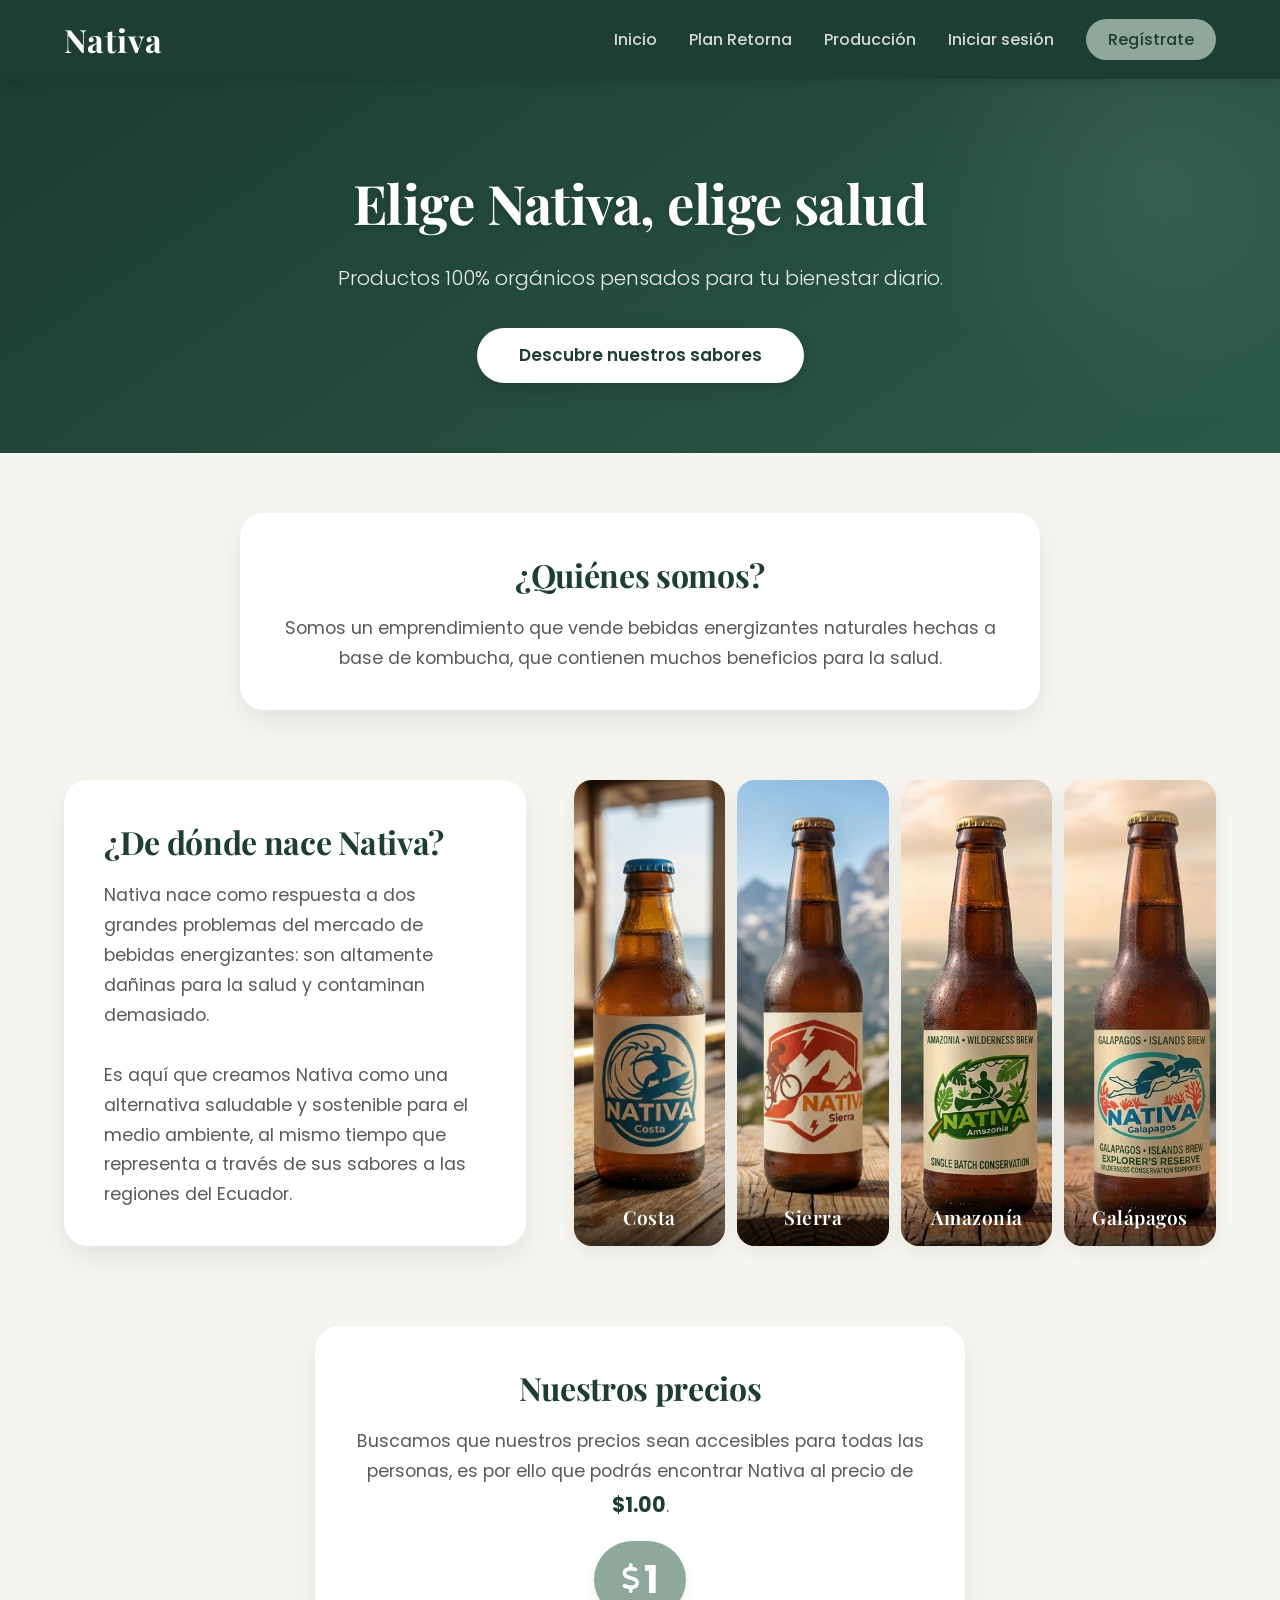
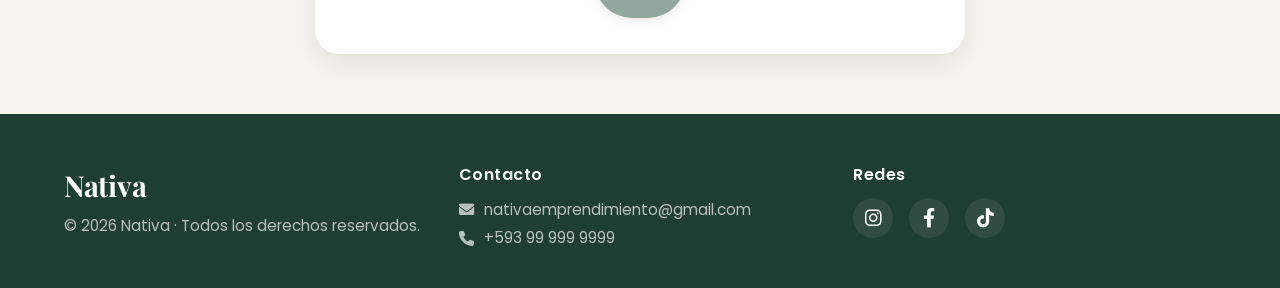
<file: docs/index.html>
<!DOCTYPE html>
<html lang="es">
<head>
  <meta charset="UTF-8" />
  <meta name="viewport" content="width=device-width, initial-scale=1.0"/>
  <title>Nativa · Bebida energética natural</title>

  <link rel="preconnect" href="https://fonts.googleapis.com" />
  <link rel="preconnect" href="https://fonts.gstatic.com" crossorigin />
  <link href="https://fonts.googleapis.com/css2?family=Playfair+Display:ital,wght@0,600;0,700;1,600&family=Poppins:wght@300;400;500;600;700&display=swap" rel="stylesheet" />

  <link rel="stylesheet" href="https://cdnjs.cloudflare.com/ajax/libs/font-awesome/6.0.0-beta3/css/all.min.css" />

  <link rel="stylesheet" href="styles.css" />
</head>
<body>

  <header class="header">
    <div class="container header__inner">
      <h1 class="logo">Nativa</h1>
      <nav class="nav">
        <a href="../Pag-principal-NATIVA/index.html">Inicio</a>
        <a href="../Sobre-nosotros/planretorna.html">Plan Retorna</a>
        <a href="../Sobre-nosotros/Procesos de produccion.html">Producción</a>
        <a href="../Logicas/procesar_login.php">Iniciar sesión</a>
        <a href="../Logicas/procesar_registro.php" class="btn btn--registro">Regístrate</a>
      </nav>
      <button class="nav-toggle" aria-label="Abrir menú">
        <i class="fas fa-bars"></i>
      </button>
    </div>
  </header>

  <section class="hero">
    <div class="container hero__content">
      <h2 class="hero__title">Elige Nativa, elige salud</h2>
      <p class="hero__sub">
        Productos 100% orgánicos pensados para tu bienestar diario.
      </p>
      <a href="#sabores" class="btn btn--hero">Descubre nuestros sabores</a>
    </div>
  </section>

  <section class="quienes">
    <div class="container">
      <div class="card card--centered">
        <h2 class="card__title">¿Quiénes somos?</h2>
        <p class="card__text">
          Somos un emprendimiento que vende bebidas energizantes naturales hechas a base de kombucha,
          que contienen muchos beneficios para la salud.
        </p>
      </div>
    </div>
  </section>

  <section class="origen-galeria" id="sabores">
    <div class="container">
      <div class="row">
        
        <div class="col origen">
          <div class="card card--origen">
            <h2 class="card__title">¿De dónde nace Nativa?</h2>
            <p class="card__text">
              Nativa nace como respuesta a dos grandes problemas del mercado de bebidas energizantes:
              son altamente dañinas para la salud y contaminan demasiado.
              <br /><br />
              Es aquí que creamos Nativa como una alternativa saludable y sostenible para el medio ambiente,
              al mismo tiempo que representa a través de sus sabores a las regiones del Ecuador.
            </p>
          </div>
        </div>

        
        <div class="col galeria-acordeon">
          <div class="acordeon">
            
            <figure class="acordeon__item">
              <img src="../Images/nativa.costa.png" alt="Costa" />
              <figcaption class="acordeon__caption">Costa</figcaption>
            </figure>
            <figure class="acordeon__item">
              <img src="../Images/nativa.sierra.png" alt="Sierra" />
              <figcaption class="acordeon__caption">Sierra</figcaption>
            </figure>
            <figure class="acordeon__item">
              <img src="../Images/nativa.amazonia.png" alt="Amazonía" />
              <figcaption class="acordeon__caption">Amazonía</figcaption>
            </figure>
            <figure class="acordeon__item">
              <img src="../Images/nativa.galapagos.png" alt="Galápagos" />
              <figcaption class="acordeon__caption">Galápagos</figcaption>
            </figure>
          </div>
        </div>
      </div>
    </div>
  </section>

  <section class="precios">
    <div class="container">
      <div class="card card--precios">
        <h2 class="card__title">Nuestros precios</h2>
        <p class="card__text">
          Buscamos que nuestros precios sean accesibles para todas las personas,
          es por ello que podrás encontrar Nativa al precio de <strong>$1.00</strong>.
        </p>
        <div class="precios__icono">
          <i class="fas fa-dollar-sign"></i><span>1</span>
        </div>
      </div>
    </div>
  </section>

  <footer class="footer">
    <div class="container footer__inner">
      <div class="footer__col">
        <h3 class="footer__logo">Nativa</h3>
        <p class="footer__copy">
          &copy; 2026 Nativa · Todos los derechos reservados.
        </p>
      </div>
      <div class="footer__col">
        <h4>Contacto</h4>
        <p><i class="fas fa-envelope"></i>nativaemprendimiento@gmail.com</p>
        <p><i class="fas fa-phone"></i> +593 99 999 9999</p>
      </div>
      <div class="footer__col">
        <h4>Redes</h4>
        <div class="footer__social">
          <a href="#"><i class="fab fa-instagram"></i></a>
          <a href="#"><i class="fab fa-facebook-f"></i></a>
          <a href="#"><i class="fab fa-tiktok"></i></a>
        </div>
      </div>
    </div>
  </footer>

  <script>
    const toggle = document.querySelector('.nav-toggle');
    const nav = document.querySelector('.nav');
    toggle?.addEventListener('click', () => {
      nav.classList.toggle('nav--open');
    });
  </script>
</body>
</html>
</file>
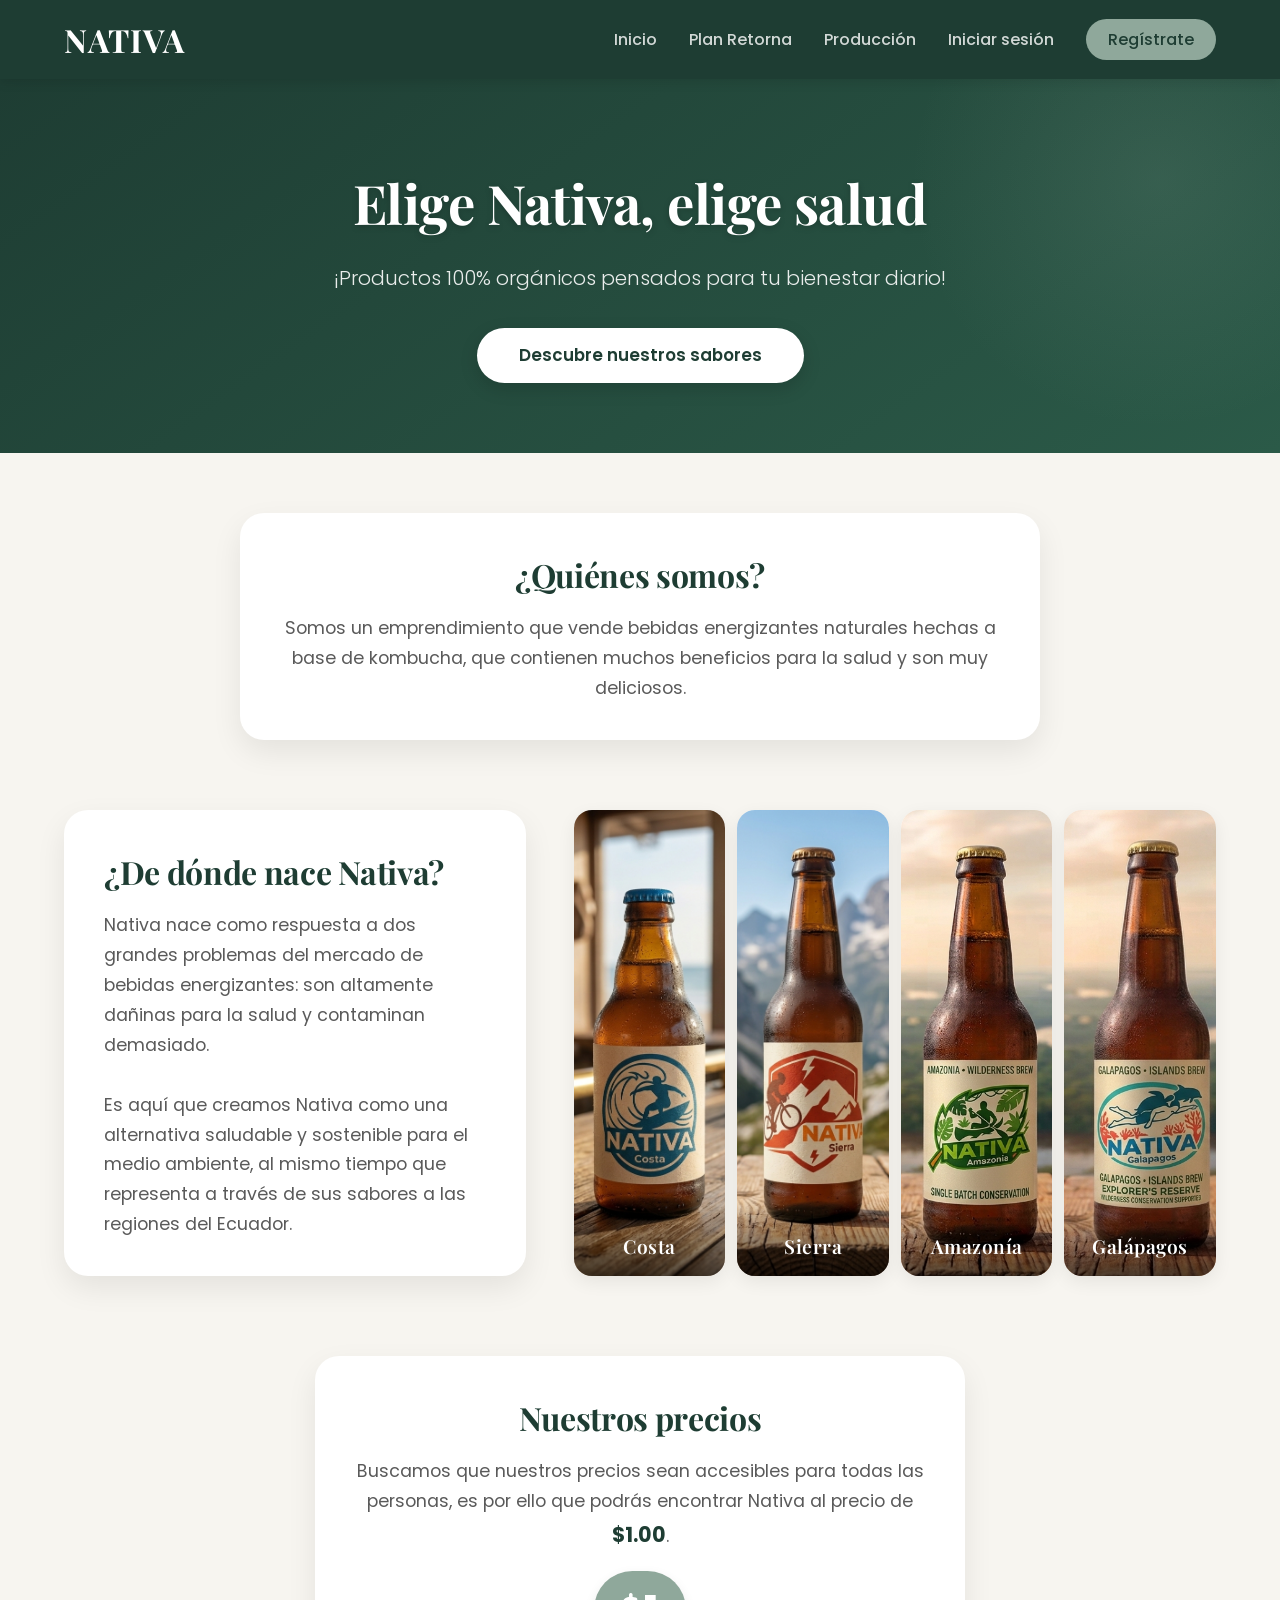
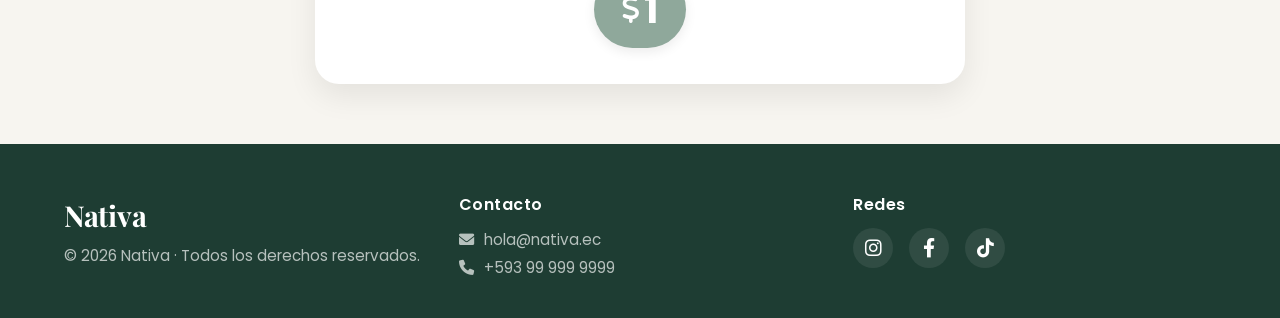
<file: Pag-principal-NATIVA/index.html>
<!DOCTYPE html>
<html lang="es">
<head>
  <meta charset="UTF-8" />
  <meta name="viewport" content="width=device-width, initial-scale=1.0"/>
  <title>Nativa · Bebida energética natural</title>

  <link rel="preconnect" href="https://fonts.googleapis.com" />
  <link rel="preconnect" href="https://fonts.gstatic.com" crossorigin />
  <link href="https://fonts.googleapis.com/css2?family=Playfair+Display:ital,wght@0,600;0,700;1,600&family=Poppins:wght@300;400;500;600;700&display=swap" rel="stylesheet" />

  <link rel="stylesheet" href="https://cdnjs.cloudflare.com/ajax/libs/font-awesome/6.0.0-beta3/css/all.min.css" />

  <link rel="stylesheet" href="../Pag-principal-NATIVA/styles.css" />
</head>
<body>

  <header class="header">
    <div class="container header__inner">
      <h1 class="logo">NATIVA</h1>
      <nav class="nav">
        <a href="../Pag-principal-NATIVA/index.html">Inicio</a>
        <a href="../Sobre-nosotros/planretorna.html">Plan Retorna</a>
        <a href="../Sobre-nosotros/Procesos de produccion.html">Producción</a>
        <a href="../Logicas/procesar_login.php">Iniciar sesión</a>
        <a href="../Logicas/procesar_registro.php" class="btn btn--registro">Regístrate</a>
      </nav>
      <button class="nav-toggle" aria-label="Abrir menú">
        <i class="fas fa-bars"></i>
      </button>
    </div>
  </header>

  <section class="hero">
    <div class="container hero__content">
      <h2 class="hero__title">Elige Nativa, elige salud</h2>
      <p class="hero__sub">
       ¡Productos 100% orgánicos pensados para tu bienestar diario!
      </p>
      <a href="#sabores" class="btn btn--hero">Descubre nuestros sabores</a>
    </div>
  </section>

  <section class="quienes">
    <div class="container">
      <div class="card card--centered">
        <h2 class="card__title">¿Quiénes somos?</h2>
        <p class="card__text">
          Somos un emprendimiento que vende bebidas energizantes naturales hechas a base de kombucha,
          que contienen muchos beneficios para la salud y son muy deliciosos.
        </p>
      </div>
    </div>
  </section>

  <section class="origen-galeria" id="sabores">
    <div class="container">
      <div class="row">
        
        <div class="col origen">
          <div class="card card--origen">
            <h2 class="card__title">¿De dónde nace Nativa?</h2>
            <p class="card__text">
              Nativa nace como respuesta a dos grandes problemas del mercado de bebidas energizantes:
              son altamente dañinas para la salud y contaminan demasiado.
              <br /><br />
              Es aquí que creamos Nativa como una alternativa saludable y sostenible para el medio ambiente,
              al mismo tiempo que representa a través de sus sabores a las regiones del Ecuador.
            </p>
          </div>
        </div>

        
        <div class="col galeria-acordeon">
          <div class="acordeon">
            
            <figure class="acordeon__item">
              <img src="../Images/nativa.costa.png" alt="Costa" />
              <figcaption class="acordeon__caption">Costa</figcaption>
            </figure>
            <figure class="acordeon__item">
              <img src="../Images/nativa.sierra.png" alt="Sierra" />
              <figcaption class="acordeon__caption">Sierra</figcaption>
            </figure>
            <figure class="acordeon__item">
              <img src="../Images/nativa.amazonia.png" alt="Amazonía" />
              <figcaption class="acordeon__caption">Amazonía</figcaption>
            </figure>
            <figure class="acordeon__item">
              <img src="../Images/nativa.galapagos.png" alt="Galápagos" />
              <figcaption class="acordeon__caption">Galápagos</figcaption>
            </figure>
          </div>
        </div>
      </div>
    </div>
  </section>

  <section class="precios">
    <div class="container">
      <div class="card card--precios">
        <h2 class="card__title">Nuestros precios</h2>
        <p class="card__text">
          Buscamos que nuestros precios sean accesibles para todas las personas,
          es por ello que podrás encontrar Nativa al precio de <strong>$1.00</strong>.
        </p>
        <div class="precios__icono">
          <i class="fas fa-dollar-sign"></i><span>1</span>
        </div>
      </div>
    </div>
  </section>

  <footer class="footer">
    <div class="container footer__inner">
      <div class="footer__col">
        <h3 class="footer__logo">Nativa</h3>
        <p class="footer__copy">
          &copy; 2026 Nativa · Todos los derechos reservados.
        </p>
      </div>
      <div class="footer__col">
        <h4>Contacto</h4>
        <p><i class="fas fa-envelope"></i> hola@nativa.ec</p>
        <p><i class="fas fa-phone"></i> +593 99 999 9999</p>
      </div>
      <div class="footer__col">
        <h4>Redes</h4>
        <div class="footer__social">
          <a href="#"><i class="fab fa-instagram"></i></a>
          <a href="#"><i class="fab fa-facebook-f"></i></a>
          <a href="#"><i class="fab fa-tiktok"></i></a>
        </div>
      </div>
    </div>
  </footer>

  <script>
    const toggle = document.querySelector('.nav-toggle');
    const nav = document.querySelector('.nav');
    toggle?.addEventListener('click', () => {
      nav.classList.toggle('nav--open');
    });
  </script>
</body>
</html>
</file>
<file: docs/styles.css>
/* ============================================
   VARIABLES
   ============================================ */
:root {
  --color-verde-oscuro: #1e3d33;
  --color-verde-medio: #3a6b5a;
  --color-verde-claro: #8fa89b;
  --color-crema: #f7f5f0;
  --color-blanco: #ffffff;
  --color-gris: #5a5a5a;
  --color-gris-claro: #eaeaea;
  --color-texto: #1f1f1f;
  --font-serif: 'Playfair Display', serif;
  --font-sans: 'Poppins', sans-serif;
  --shadow-card: 0 12px 30px rgba(0, 0, 0, 0.08);
  --shadow-hover: 0 18px 40px rgba(0, 0, 0, 0.14);
  --radius: 24px;
  --transition: 0.35s cubic-bezier(0.25, 0.46, 0.45, 0.94);
}

/* ============================================
   RESET & BASE
   ============================================ */
* {
  margin: 0;
  padding: 0;
  box-sizing: border-box;
}

html {
  scroll-behavior: smooth;
}

body {
  font-family: var(--font-sans);
  font-weight: 400;
  color: var(--color-texto);
  background-color: var(--color-crema);
  line-height: 1.6;
}

img {
  max-width: 100%;
  height: auto;
  display: block;
}

a {
  text-decoration: none;
  color: inherit;
}

ul {
  list-style: none;
}

.container {
  max-width: 1200px;
  margin: 0 auto;
  padding: 0 24px;
}

/* ============================================
   TIPOGRAFÍA COMÚN
   ============================================ */
h1, h2, h3, h4 {
  font-family: var(--font-serif);
  font-weight: 700;
  letter-spacing: -0.01em;
}

/* ============================================
   HEADER
   ============================================ */
.header {
  background-color: var(--color-verde-oscuro);
  padding: 14px 0;
  position: sticky;
  top: 0;
  z-index: 100;
  box-shadow: 0 2px 12px rgba(0, 0, 0, 0.12);
}

.header__inner {
  display: flex;
  align-items: center;
  justify-content: space-between;
}

.logo {
  font-size: 2rem;
  font-weight: 700;
  color: var(--color-blanco);
  letter-spacing: 1px;
}

.nav {
  display: flex;
  align-items: center;
  gap: 32px;
}

.nav a {
  font-family: var(--font-sans);
  font-weight: 500;
  font-size: 1rem;
  color: rgba(255, 255, 255, 0.8);
  transition: color var(--transition);
  position: relative;
}

.nav a::after {
  content: '';
  position: absolute;
  bottom: -4px;
  left: 0;
  width: 0%;
  height: 2px;
  background-color: var(--color-verde-claro);
  transition: width var(--transition);
}

.nav a:hover {
  color: var(--color-blanco);
}
.nav a:hover::after {
  width: 100%;
}

.btn--registro {
  background-color: var(--color-verde-claro);
  color: var(--color-verde-oscuro) !important;
  padding: 8px 22px;
  border-radius: 40px;
  font-weight: 600;
  transition: background var(--transition), transform 0.2s;
}
.btn--registro:hover {
  background-color: #b8cfc2;
  transform: scale(1.04);
}
.btn--registro::after {
  display: none !important;
}

/* Toggle móvil */
.nav-toggle {
  display: none;
  background: none;
  border: none;
  color: var(--color-blanco);
  font-size: 1.8rem;
  cursor: pointer;
}

/* ============================================
   HERO
   ============================================ */
.hero {
  background: linear-gradient(145deg, var(--color-verde-oscuro) 0%, #2b5a48 100%);
  padding: 80px 0 70px;
  text-align: center;
  color: var(--color-blanco);
  position: relative;
  overflow: hidden;
}

.hero::before {
  content: '';
  position: absolute;
  top: -40%;
  right: -10%;
  width: 500px;
  height: 500px;
  background: radial-gradient(circle, rgba(143, 168, 155, 0.15) 0%, transparent 70%);
  border-radius: 50%;
  pointer-events: none;
}

.hero__content {
  position: relative;
  z-index: 2;
}

.hero__title {
  font-size: 3.4rem;
  font-weight: 700;
  margin-bottom: 16px;
  text-shadow: 0 2px 6px rgba(0, 0, 0, 0.2);
}

.hero__sub {
  font-size: 1.25rem;
  font-weight: 300;
  max-width: 620px;
  margin: 0 auto 34px;
  opacity: 0.9;
}

.btn--hero {
  display: inline-block;
  background-color: var(--color-blanco);
  color: var(--color-verde-oscuro);
  font-weight: 600;
  padding: 14px 42px;
  border-radius: 50px;
  font-size: 1.05rem;
  box-shadow: 0 6px 18px rgba(0, 0, 0, 0.15);
  transition: background var(--transition), transform 0.2s, box-shadow 0.3s;
}
.btn--hero:hover {
  background-color: var(--color-crema);
  transform: translateY(-3px);
  box-shadow: 0 12px 28px rgba(0, 0, 0, 0.25);
}

/* ============================================
   CARDS (reutilizable)
   ============================================ */
.card {
  background-color: var(--color-blanco);
  border-radius: var(--radius);
  padding: 36px 40px;
  box-shadow: var(--shadow-card);
  transition: box-shadow var(--transition), transform 0.3s;
}
.card:hover {
  box-shadow: var(--shadow-hover);
  transform: translateY(-4px);
}

.card--centered {
  text-align: center;
  max-width: 800px;
  margin: 0 auto;
}

.card__title {
  font-size: 2rem;
  color: var(--color-verde-oscuro);
  margin-bottom: 14px;
  font-weight: 700;
}

.card__text {
  font-size: 1.1rem;
  color: var(--color-gris);
  line-height: 1.7;
}

/* ============================================
   QUIÉNES SOMOS
   ============================================ */
.quienes {
  padding: 60px 0 30px;
}

/* ============================================
   ORIGEN + ACORDEÓN (GALERÍA)
   ============================================ */
.origen-galeria {
  padding: 40px 0 60px;
}

.row {
  display: flex;
  gap: 48px;
  align-items: stretch;
  flex-wrap: wrap;
}

.col {
  flex: 1 1 300px;
}

.origen .card {
  height: 100%;
}

/* --- ACORDEÓN HORIZONTAL --- */
.galeria-acordeon {
  flex: 1.5 1 400px; /* Ocupa un poco más de espacio */
}

.acordeon {
  display: flex;
  gap: 12px;
  height: 100%;
  min-height: 260px;
  align-items: stretch;
}

.acordeon__item {
  flex: 1;
  position: relative;
  border-radius: 18px;
  overflow: hidden;
  box-shadow: 0 6px 18px rgba(0, 0, 0, 0.07);
  transition: flex var(--transition), box-shadow var(--transition);
  cursor: pointer;
  background-color: var(--color-blanco);
  min-width: 60px; /* para que no desaparezca en móvil */
}

.acordeon__item img {
  width: 100%;
  height: 100%;
  object-fit: cover;
  transition: filter 0.4s;
}

.acordeon__item:hover {
  flex: 3;
  box-shadow: 0 12px 30px rgba(0, 0, 0, 0.2);
  z-index: 2;
}

.acordeon__item:hover img {
  filter: brightness(1.05) contrast(1.03);
}

.acordeon__caption {
  position: absolute;
  bottom: 0;
  left: 0;
  right: 0;
  background: linear-gradient(transparent, rgba(0, 0, 0, 0.65));
  color: var(--color-blanco);
  font-family: var(--font-serif);
  font-weight: 600;
  font-size: 1.2rem;
  padding: 30px 16px 14px;
  text-align: center;
  letter-spacing: 0.5px;
  transition: opacity 0.3s;
  pointer-events: none;
}

/* En móviles, el acordeón se convierte en grid */
@media (max-width: 768px) {
  .acordeon {
    flex-wrap: wrap;
    gap: 12px;
    min-height: auto;
  }
  .acordeon__item {
    flex: 1 1 calc(50% - 6px);
    min-height: 140px;
    min-width: 0;
  }
  .acordeon__item:hover {
    flex: 1 1 calc(50% - 6px);
    transform: scale(1.02);
    box-shadow: 0 8px 24px rgba(0, 0, 0, 0.15);
  }
  .acordeon__caption {
    font-size: 1rem;
    padding: 20px 12px 10px;
  }
}

@media (max-width: 500px) {
  .acordeon__item {
    flex: 1 1 100%;
    min-height: 120px;
  }
  .acordeon__item:hover {
    flex: 1 1 100%;
  }
}

/* ============================================
   PRECIOS
   ============================================ */
.precios {
  padding: 20px 0 60px;
}

.card--precios {
  text-align: center;
  max-width: 650px;
  margin: 0 auto;
  position: relative;
  overflow: hidden;
}

.card--precios .card__text strong {
  color: var(--color-verde-oscuro);
  font-weight: 700;
  font-size: 1.3rem;
}

.precios__icono {
  margin-top: 18px;
  display: inline-flex;
  align-items: center;
  gap: 4px;
  background-color: var(--color-verde-claro);
  color: var(--color-blanco);
  font-size: 2.4rem;
  font-weight: 700;
  padding: 8px 28px;
  border-radius: 60px;
  box-shadow: 0 4px 12px rgba(0, 0, 0, 0.08);
}
.precios__icono i {
  font-size: 1.8rem;
}

/* ============================================
   FOOTER
   ============================================ */
.footer {
  background-color: var(--color-verde-oscuro);
  color: rgba(255, 255, 255, 0.85);
  padding: 48px 0 34px;
}

.footer__inner {
  display: flex;
  flex-wrap: wrap;
  justify-content: space-between;
  gap: 32px;
}

.footer__col {
  flex: 1 1 180px;
}

.footer__logo {
  font-family: var(--font-serif);
  font-size: 1.8rem;
  font-weight: 700;
  color: var(--color-blanco);
  margin-bottom: 6px;
}

.footer__copy {
  font-size: 0.9rem;
  opacity: 0.7;
  margin-top: 4px;
}

.footer__col h4 {
  font-family: var(--font-sans);
  font-weight: 600;
  font-size: 1rem;
  color: var(--color-blanco);
  margin-bottom: 10px;
  letter-spacing: 0.5px;
}

.footer__col p {
  font-size: 0.95rem;
  margin-bottom: 4px;
  display: flex;
  align-items: center;
  gap: 10px;
  opacity: 0.8;
}

.footer__social {
  display: flex;
  gap: 16px;
}
.footer__social a {
  display: inline-flex;
  align-items: center;
  justify-content: center;
  width: 40px;
  height: 40px;
  background-color: rgba(255, 255, 255, 0.08);
  border-radius: 50%;
  color: var(--color-blanco);
  font-size: 1.2rem;
  transition: background var(--transition), transform 0.2s;
}
.footer__social a:hover {
  background-color: var(--color-verde-claro);
  transform: translateY(-3px);
}

/* ============================================
   RESPONSIVE GENERAL
   ============================================ */
@media (max-width: 900px) {
  .row {
    flex-direction: column;
    gap: 32px;
  }
}

@media (max-width: 768px) {
  .nav {
    display: none;
    flex-direction: column;
    background: var(--color-verde-oscuro);
    position: absolute;
    top: 100%;
    left: 0;
    right: 0;
    padding: 24px 28px;
    gap: 20px;
    border-top: 1px solid rgba(255, 255, 255, 0.1);
  }
  .nav--open {
    display: flex;
  }
  .nav-toggle {
    display: block;
  }

  .hero__title {
    font-size: 2.4rem;
  }
  .hero__sub {
    font-size: 1rem;
  }

  .card {
    padding: 28px 20px;
  }
  .card__title {
    font-size: 1.7rem;
  }
  .card__text {
    font-size: 1rem;
  }

  .footer__inner {
    flex-direction: column;
    align-items: center;
    text-align: center;
  }
  .footer__social {
    justify-content: center;
  }
  .footer__col p {
    justify-content: center;
  }
}


.login-body {
  background-color: #0f382c;
  color: #ffffff;
  min-height: 100vh;
  display: flex;
  justify-content: center;
  align-items: center;
  margin: 0;
  font-family: system-ui, -apple-system, sans-serif;
}

.login-container {
  width: 100%;
  max-width: 400px;
  padding: 20px;
}

.login-card {
  background-color: #1b4d3e;
  border-radius: 12px;
  padding: 2.5rem 2rem;
  box-shadow: 0 8px 24px rgba(0, 0, 0, 0.25);
  text-align: center;
}

.login-card h2 {
  margin-top: 0;
  margin-bottom: 0.5rem;
  color: #ffffff;
}

.login-card .subtitle {
  color: #a3b8b0;
  font-size: 0.9rem;
  margin-bottom: 1.5rem;
}

.form-nativa .input-group {
  text-align: left;
  margin-bottom: 1.2rem;
}

.form-nativa label {
  display: block;
  font-size: 0.85rem;
  margin-bottom: 0.4rem;
  color: #d1e0d9;
}

.form-nativa input {
  width: 100%;
  padding: 12px;
  border: 1px solid #2d6a56;
  border-radius: 6px;
  background-color: #0f382c;
  color: #ffffff;
  box-sizing: border-box;
  font-size: 0.95rem;
}

.form-nativa input:focus {
  outline: none;
  border-color: #82c99b;
}

.btn-primary {
  width: 100%;
  padding: 12px;
  background-color: #82c99b;
  color: #0f382c;
  border: none;
  border-radius: 6px;
  font-weight: bold;
  font-size: 1rem;
  cursor: pointer;
  transition: background-color 0.2s ease;
  margin-top: 0.5rem;
}

.btn-primary:hover {
  background-color: #6eb788;
}

.alert-error {
  background-color: rgba(231, 76, 60, 0.2);
  border: 1px solid #e74c3c;
  color: #ff8a80;
  padding: 10px;
  border-radius: 6px;
  font-size: 0.85rem;
  margin-bottom: 1.2rem;
}

.card-footer {
  margin-top: 1.5rem;
  font-size: 0.85rem;
}

.card-footer a {
  color: #82c99b;
  text-decoration: none;
}

.card-footer a:hover {
  text-decoration: underline;
}

.card-footer .link-back {
  color: #a3b8b0;
}
</file>
<file: Pag-principal-NATIVA/styles.css>
/* ============================================
   VARIABLES
   ============================================ */
:root {
  --color-verde-oscuro: #1e3d33;
  --color-verde-medio: #3a6b5a;
  --color-verde-claro: #8fa89b;
  --color-crema: #f7f5f0;
  --color-blanco: #ffffff;
  --color-gris: #5a5a5a;
  --color-gris-claro: #eaeaea;
  --color-texto: #1f1f1f;
  --font-serif: 'Playfair Display', serif;
  --font-sans: 'Poppins', sans-serif;
  --shadow-card: 0 12px 30px rgba(0, 0, 0, 0.08);
  --shadow-hover: 0 18px 40px rgba(0, 0, 0, 0.14);
  --radius: 24px;
  --transition: 0.35s cubic-bezier(0.25, 0.46, 0.45, 0.94);
}

/* ============================================
   RESET & BASE
   ============================================ */
* {
  margin: 0;
  padding: 0;
  box-sizing: border-box;
}

html {
  scroll-behavior: smooth;
}

body {
  font-family: var(--font-sans);
  font-weight: 400;
  color: var(--color-texto);
  background-color: var(--color-crema);
  line-height: 1.6;
}

img {
  max-width: 100%;
  height: auto;
  display: block;
}

a {
  text-decoration: none;
  color: inherit;
}

ul {
  list-style: none;
}

.container {
  max-width: 1200px;
  margin: 0 auto;
  padding: 0 24px;
}

/* ============================================
   TIPOGRAFÍA COMÚN
   ============================================ */
h1, h2, h3, h4 {
  font-family: var(--font-serif);
  font-weight: 700;
  letter-spacing: -0.01em;
}

/* ============================================
   HEADER
   ============================================ */
.header {
  background-color: var(--color-verde-oscuro);
  padding: 14px 0;
  position: sticky;
  top: 0;
  z-index: 100;
  box-shadow: 0 2px 12px rgba(0, 0, 0, 0.12);
}

.header__inner {
  display: flex;
  align-items: center;
  justify-content: space-between;
}

.logo {
  font-size: 2rem;
  font-weight: 700;
  color: var(--color-blanco);
  letter-spacing: 1px;
}

.nav {
  display: flex;
  align-items: center;
  gap: 32px;
}

.nav a {
  font-family: var(--font-sans);
  font-weight: 500;
  font-size: 1rem;
  color: rgba(255, 255, 255, 0.8);
  transition: color var(--transition);
  position: relative;
}

.nav a::after {
  content: '';
  position: absolute;
  bottom: -4px;
  left: 0;
  width: 0%;
  height: 2px;
  background-color: var(--color-verde-claro);
  transition: width var(--transition);
}

.nav a:hover {
  color: var(--color-blanco);
}
.nav a:hover::after {
  width: 100%;
}

.btn--registro {
  background-color: var(--color-verde-claro);
  color: var(--color-verde-oscuro) !important;
  padding: 8px 22px;
  border-radius: 40px;
  font-weight: 600;
  transition: background var(--transition), transform 0.2s;
}
.btn--registro:hover {
  background-color: #b8cfc2;
  transform: scale(1.04);
}
.btn--registro::after {
  display: none !important;
}

/* Toggle móvil */
.nav-toggle {
  display: none;
  background: none;
  border: none;
  color: var(--color-blanco);
  font-size: 1.8rem;
  cursor: pointer;
}

/* ============================================
   HERO
   ============================================ */
.hero {
  background: linear-gradient(145deg, var(--color-verde-oscuro) 0%, #2b5a48 100%);
  padding: 80px 0 70px;
  text-align: center;
  color: var(--color-blanco);
  position: relative;
  overflow: hidden;
}

.hero::before {
  content: '';
  position: absolute;
  top: -40%;
  right: -10%;
  width: 500px;
  height: 500px;
  background: radial-gradient(circle, rgba(143, 168, 155, 0.15) 0%, transparent 70%);
  border-radius: 50%;
  pointer-events: none;
}

.hero__content {
  position: relative;
  z-index: 2;
}

.hero__title {
  font-size: 3.4rem;
  font-weight: 700;
  margin-bottom: 16px;
  text-shadow: 0 2px 6px rgba(0, 0, 0, 0.2);
}

.hero__sub {
  font-size: 1.25rem;
  font-weight: 300;
  max-width: 620px;
  margin: 0 auto 34px;
  opacity: 0.9;
}

.btn--hero {
  display: inline-block;
  background-color: var(--color-blanco);
  color: var(--color-verde-oscuro);
  font-weight: 600;
  padding: 14px 42px;
  border-radius: 50px;
  font-size: 1.05rem;
  box-shadow: 0 6px 18px rgba(0, 0, 0, 0.15);
  transition: background var(--transition), transform 0.2s, box-shadow 0.3s;
}
.btn--hero:hover {
  background-color: var(--color-crema);
  transform: translateY(-3px);
  box-shadow: 0 12px 28px rgba(0, 0, 0, 0.25);
}

/* ============================================
   CARDS (reutilizable)
   ============================================ */
.card {
  background-color: var(--color-blanco);
  border-radius: var(--radius);
  padding: 36px 40px;
  box-shadow: var(--shadow-card);
  transition: box-shadow var(--transition), transform 0.3s;
}
.card:hover {
  box-shadow: var(--shadow-hover);
  transform: translateY(-4px);
}

.card--centered {
  text-align: center;
  max-width: 800px;
  margin: 0 auto;
}

.card__title {
  font-size: 2rem;
  color: var(--color-verde-oscuro);
  margin-bottom: 14px;
  font-weight: 700;
}

.card__text {
  font-size: 1.1rem;
  color: var(--color-gris);
  line-height: 1.7;
}

/* ============================================
   QUIÉNES SOMOS
   ============================================ */
.quienes {
  padding: 60px 0 30px;
}

/* ============================================
   ORIGEN + ACORDEÓN (GALERÍA)
   ============================================ */
.origen-galeria {
  padding: 40px 0 60px;
}

.row {
  display: flex;
  gap: 48px;
  align-items: stretch;
  flex-wrap: wrap;
}

.col {
  flex: 1 1 300px;
}

.origen .card {
  height: 100%;
}

/* --- ACORDEÓN HORIZONTAL --- */
.galeria-acordeon {
  flex: 1.5 1 400px; /* Ocupa un poco más de espacio */
}

.acordeon {
  display: flex;
  gap: 12px;
  height: 100%;
  min-height: 260px;
  align-items: stretch;
}

.acordeon__item {
  flex: 1;
  position: relative;
  border-radius: 18px;
  overflow: hidden;
  box-shadow: 0 6px 18px rgba(0, 0, 0, 0.07);
  transition: flex var(--transition), box-shadow var(--transition);
  cursor: pointer;
  background-color: var(--color-blanco);
  min-width: 60px; /* para que no desaparezca en móvil */
}

.acordeon__item img {
  width: 100%;
  height: 100%;
  object-fit: cover;
  transition: filter 0.4s;
}

.acordeon__item:hover {
  flex: 3;
  box-shadow: 0 12px 30px rgba(0, 0, 0, 0.2);
  z-index: 2;
}

.acordeon__item:hover img {
  filter: brightness(1.05) contrast(1.03);
}

.acordeon__caption {
  position: absolute;
  bottom: 0;
  left: 0;
  right: 0;
  background: linear-gradient(transparent, rgba(0, 0, 0, 0.65));
  color: var(--color-blanco);
  font-family: var(--font-serif);
  font-weight: 600;
  font-size: 1.2rem;
  padding: 30px 16px 14px;
  text-align: center;
  letter-spacing: 0.5px;
  transition: opacity 0.3s;
  pointer-events: none;
}

/* En móviles, el acordeón se convierte en grid */
@media (max-width: 768px) {
  .acordeon {
    flex-wrap: wrap;
    gap: 12px;
    min-height: auto;
  }
  .acordeon__item {
    flex: 1 1 calc(50% - 6px);
    min-height: 140px;
    min-width: 0;
  }
  .acordeon__item:hover {
    flex: 1 1 calc(50% - 6px);
    transform: scale(1.02);
    box-shadow: 0 8px 24px rgba(0, 0, 0, 0.15);
  }
  .acordeon__caption {
    font-size: 1rem;
    padding: 20px 12px 10px;
  }
}

@media (max-width: 500px) {
  .acordeon__item {
    flex: 1 1 100%;
    min-height: 120px;
  }
  .acordeon__item:hover {
    flex: 1 1 100%;
  }
}

/* ============================================
   PRECIOS
   ============================================ */
.precios {
  padding: 20px 0 60px;
}

.card--precios {
  text-align: center;
  max-width: 650px;
  margin: 0 auto;
  position: relative;
  overflow: hidden;
}

.card--precios .card__text strong {
  color: var(--color-verde-oscuro);
  font-weight: 700;
  font-size: 1.3rem;
}

.precios__icono {
  margin-top: 18px;
  display: inline-flex;
  align-items: center;
  gap: 4px;
  background-color: var(--color-verde-claro);
  color: var(--color-blanco);
  font-size: 2.4rem;
  font-weight: 700;
  padding: 8px 28px;
  border-radius: 60px;
  box-shadow: 0 4px 12px rgba(0, 0, 0, 0.08);
}
.precios__icono i {
  font-size: 1.8rem;
}

/* ============================================
   FOOTER
   ============================================ */
.footer {
  background-color: var(--color-verde-oscuro);
  color: rgba(255, 255, 255, 0.85);
  padding: 48px 0 34px;
}

.footer__inner {
  display: flex;
  flex-wrap: wrap;
  justify-content: space-between;
  gap: 32px;
}

.footer__col {
  flex: 1 1 180px;
}

.footer__logo {
  font-family: var(--font-serif);
  font-size: 1.8rem;
  font-weight: 700;
  color: var(--color-blanco);
  margin-bottom: 6px;
}

.footer__copy {
  font-size: 0.9rem;
  opacity: 0.7;
  margin-top: 4px;
}

.footer__col h4 {
  font-family: var(--font-sans);
  font-weight: 600;
  font-size: 1rem;
  color: var(--color-blanco);
  margin-bottom: 10px;
  letter-spacing: 0.5px;
}

.footer__col p {
  font-size: 0.95rem;
  margin-bottom: 4px;
  display: flex;
  align-items: center;
  gap: 10px;
  opacity: 0.8;
}

.footer__social {
  display: flex;
  gap: 16px;
}
.footer__social a {
  display: inline-flex;
  align-items: center;
  justify-content: center;
  width: 40px;
  height: 40px;
  background-color: rgba(255, 255, 255, 0.08);
  border-radius: 50%;
  color: var(--color-blanco);
  font-size: 1.2rem;
  transition: background var(--transition), transform 0.2s;
}
.footer__social a:hover {
  background-color: var(--color-verde-claro);
  transform: translateY(-3px);
}

/* ============================================
   RESPONSIVE GENERAL
   ============================================ */
@media (max-width: 900px) {
  .row {
    flex-direction: column;
    gap: 32px;
  }
}

@media (max-width: 768px) {
  .nav {
    display: none;
    flex-direction: column;
    background: var(--color-verde-oscuro);
    position: absolute;
    top: 100%;
    left: 0;
    right: 0;
    padding: 24px 28px;
    gap: 20px;
    border-top: 1px solid rgba(255, 255, 255, 0.1);
  }
  .nav--open {
    display: flex;
  }
  .nav-toggle {
    display: block;
  }

  .hero__title {
    font-size: 2.4rem;
  }
  .hero__sub {
    font-size: 1rem;
  }

  .card {
    padding: 28px 20px;
  }
  .card__title {
    font-size: 1.7rem;
  }
  .card__text {
    font-size: 1rem;
  }

  .footer__inner {
    flex-direction: column;
    align-items: center;
    text-align: center;
  }
  .footer__social {
    justify-content: center;
  }
  .footer__col p {
    justify-content: center;
  }
}


.login-body {
  background-color: #0f382c;
  color: #ffffff;
  min-height: 100vh;
  display: flex;
  justify-content: center;
  align-items: center;
  margin: 0;
  font-family: system-ui, -apple-system, sans-serif;
}

.login-container {
  width: 100%;
  max-width: 400px;
  padding: 20px;
}

.login-card {
  background-color: #1b4d3e;
  border-radius: 12px;
  padding: 2.5rem 2rem;
  box-shadow: 0 8px 24px rgba(0, 0, 0, 0.25);
  text-align: center;
}

.login-card h2 {
  margin-top: 0;
  margin-bottom: 0.5rem;
  color: #ffffff;
}

.login-card .subtitle {
  color: #a3b8b0;
  font-size: 0.9rem;
  margin-bottom: 1.5rem;
}

.form-nativa .input-group {
  text-align: left;
  margin-bottom: 1.2rem;
}

.form-nativa label {
  display: block;
  font-size: 0.85rem;
  margin-bottom: 0.4rem;
  color: #d1e0d9;
}

.form-nativa input {
  width: 100%;
  padding: 12px;
  border: 1px solid #2d6a56;
  border-radius: 6px;
  background-color: #0f382c;
  color: #ffffff;
  box-sizing: border-box;
  font-size: 0.95rem;
}

.form-nativa input:focus {
  outline: none;
  border-color: #82c99b;
}

.btn-primary {
  width: 100%;
  padding: 12px;
  background-color: #82c99b;
  color: #0f382c;
  border: none;
  border-radius: 6px;
  font-weight: bold;
  font-size: 1rem;
  cursor: pointer;
  transition: background-color 0.2s ease;
  margin-top: 0.5rem;
}

.btn-primary:hover {
  background-color: #6eb788;
}

.alert-error {
  background-color: rgba(231, 76, 60, 0.2);
  border: 1px solid #e74c3c;
  color: #ff8a80;
  padding: 10px;
  border-radius: 6px;
  font-size: 0.85rem;
  margin-bottom: 1.2rem;
}

.card-footer {
  margin-top: 1.5rem;
  font-size: 0.85rem;
}

.card-footer a {
  color: #82c99b;
  text-decoration: none;
}

.card-footer a:hover {
  text-decoration: underline;
}

.card-footer .link-back {
  color: #a3b8b0;
}
</file>
